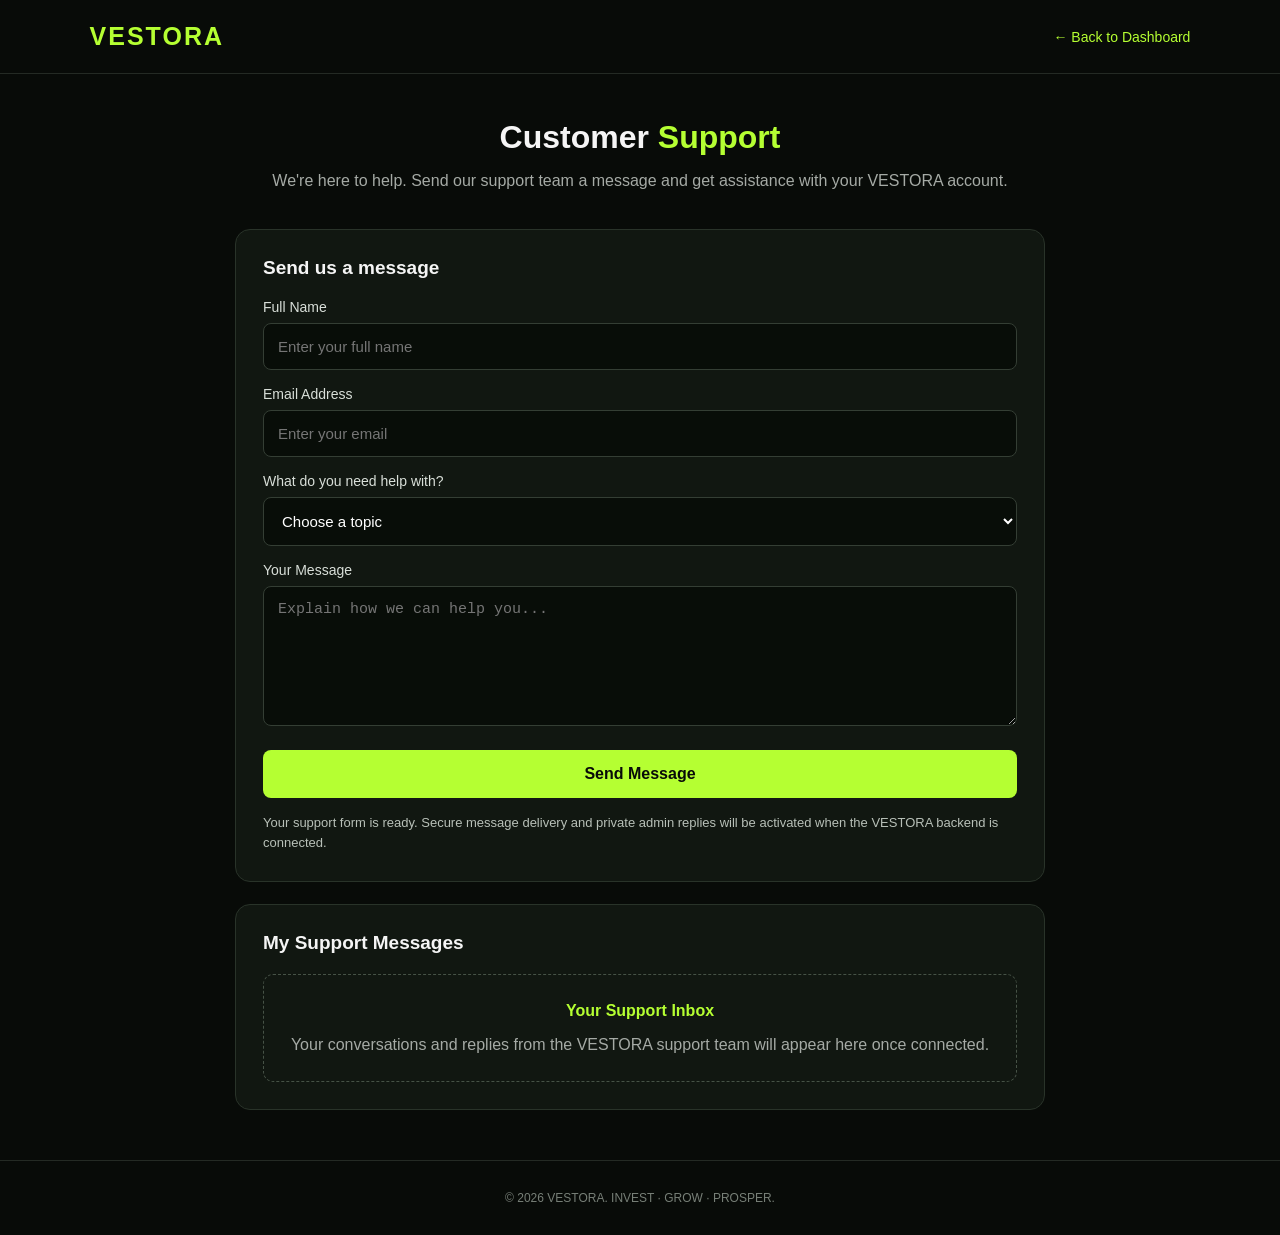
<file: support.html>
<!DOCTYPE html>
<html lang="en">
<head>
  <meta charset="UTF-8">
  <meta name="viewport" content="width=device-width, initial-scale=1.0">
  <title>Customer Support | VESTORA</title>
  <style>
    * {
      box-sizing: border-box;
      margin: 0;
      padding: 0;
    }

    body {
      background: #080b08;
      color: #f5f5f5;
      font-family: Arial, sans-serif;
      min-height: 100vh;
    }

    header {
      padding: 22px 7%;
      display: flex;
      justify-content: space-between;
      align-items: center;
      border-bottom: 1px solid #242a24;
    }

    .logo {
      color: #b5ff32;
      font-size: 25px;
      font-weight: 900;
      letter-spacing: 2px;
    }

    .back {
      color: #b5ff32;
      text-decoration: none;
      font-size: 14px;
    }

    main {
      max-width: 850px;
      margin: 45px auto;
      padding: 0 20px;
    }

    .intro {
      text-align: center;
      margin-bottom: 35px;
    }

    .intro h1 {
      font-size: 32px;
      margin-bottom: 12px;
    }

    .intro h1 span {
      color: #b5ff32;
    }

    .intro p {
      color: #a5aaa5;
      line-height: 1.6;
    }

    .panel {
      background: #111711;
      border: 1px solid #293329;
      border-radius: 15px;
      padding: 27px;
      margin-bottom: 22px;
    }

    .panel h2 {
      font-size: 19px;
      margin-bottom: 20px;
    }

    label {
      display: block;
      margin: 16px 0 8px;
      color: #d9dfd9;
      font-size: 14px;
    }

    input, select, textarea {
      width: 100%;
      padding: 14px;
      background: #080d08;
      border: 1px solid #343e34;
      border-radius: 8px;
      color: white;
      font-size: 15px;
      outline: none;
    }

    input:focus, select:focus, textarea:focus {
      border-color: #b5ff32;
    }

    textarea {
      min-height: 140px;
      resize: vertical;
    }

    button {
      width: 100%;
      padding: 15px;
      margin-top: 20px;
      border: none;
      border-radius: 8px;
      background: #b5ff32;
      color: #080b08;
      font-size: 16px;
      font-weight: bold;
      cursor: pointer;
    }

    .notice {
      color: #b8c0b8;
      font-size: 13px;
      line-height: 1.6;
      margin-top: 15px;
    }

    .inbox {
      border: 1px dashed #465246;
      border-radius: 10px;
      padding: 22px;
      text-align: center;
      color: #a5aaa5;
      line-height: 1.7;
    }

    .inbox strong {
      display: block;
      color: #b5ff32;
      margin-bottom: 7px;
    }

    footer {
      text-align: center;
      padding: 30px 15px;
      color: #777f77;
      font-size: 12px;
      border-top: 1px solid #242a24;
      margin-top: 50px;
    }

    @media (max-width: 600px) {
      .intro h1 {
        font-size: 26px;
      }

      .panel {
        padding: 20px;
      }
    }
  </style>
</head>

<body>

  <header>
    <div class="logo">VESTORA</div>
    <a class="back" href="index.html">← Back to Dashboard</a>
  </header>

  <main>
    <section class="intro">
      <h1>Customer <span>Support</span></h1>
      <p>
        We're here to help. Send our support team a message
        and get assistance with your VESTORA account.
      </p>
    </section>

    <section class="panel">
      <h2>Send us a message</h2>

      <form id="supportForm">
        <label for="name">Full Name</label>
        <input id="name" type="text" placeholder="Enter your full name" required>

        <label for="email">Email Address</label>
        <input id="email" type="email" placeholder="Enter your email" required>

        <label for="subject">What do you need help with?</label>
        <select id="subject" required>
          <option value="">Choose a topic</option>
          <option>Account and Login</option>
          <option>Deposit</option>
          <option>Withdrawal</option>
          <option>Investment Plans</option>
          <option>Tasks and Rewards</option>
          <option>Referral and Affiliate</option>
          <option>Other</option>
        </select>

        <label for="message">Your Message</label>
        <textarea id="message" placeholder="Explain how we can help you..." required></textarea>

        <button type="submit">Send Message</button>

        <p class="notice">
          Your support form is ready. Secure message delivery and
          private admin replies will be activated when the VESTORA
          backend is connected.
        </p>
      </form>
    </section>

    <section class="panel">
      <h2>My Support Messages</h2>
      <div class="inbox">
        <strong>Your Support Inbox</strong>
        Your conversations and replies from the VESTORA
        support team will appear here once connected.
      </div>
    </section>
  </main>

  <footer>
    © 2026 VESTORA. INVEST · GROW · PROSPER.
  </footer>

  <script>
    document.getElementById("supportForm").addEventListener("submit", function(event) {
      event.preventDefault();
      alert("Customer Support is not connected yet. Your message has not been sent. Please check back after the secure backend is activated.");
    });
  </script>

</body>
  </html>
</file>
